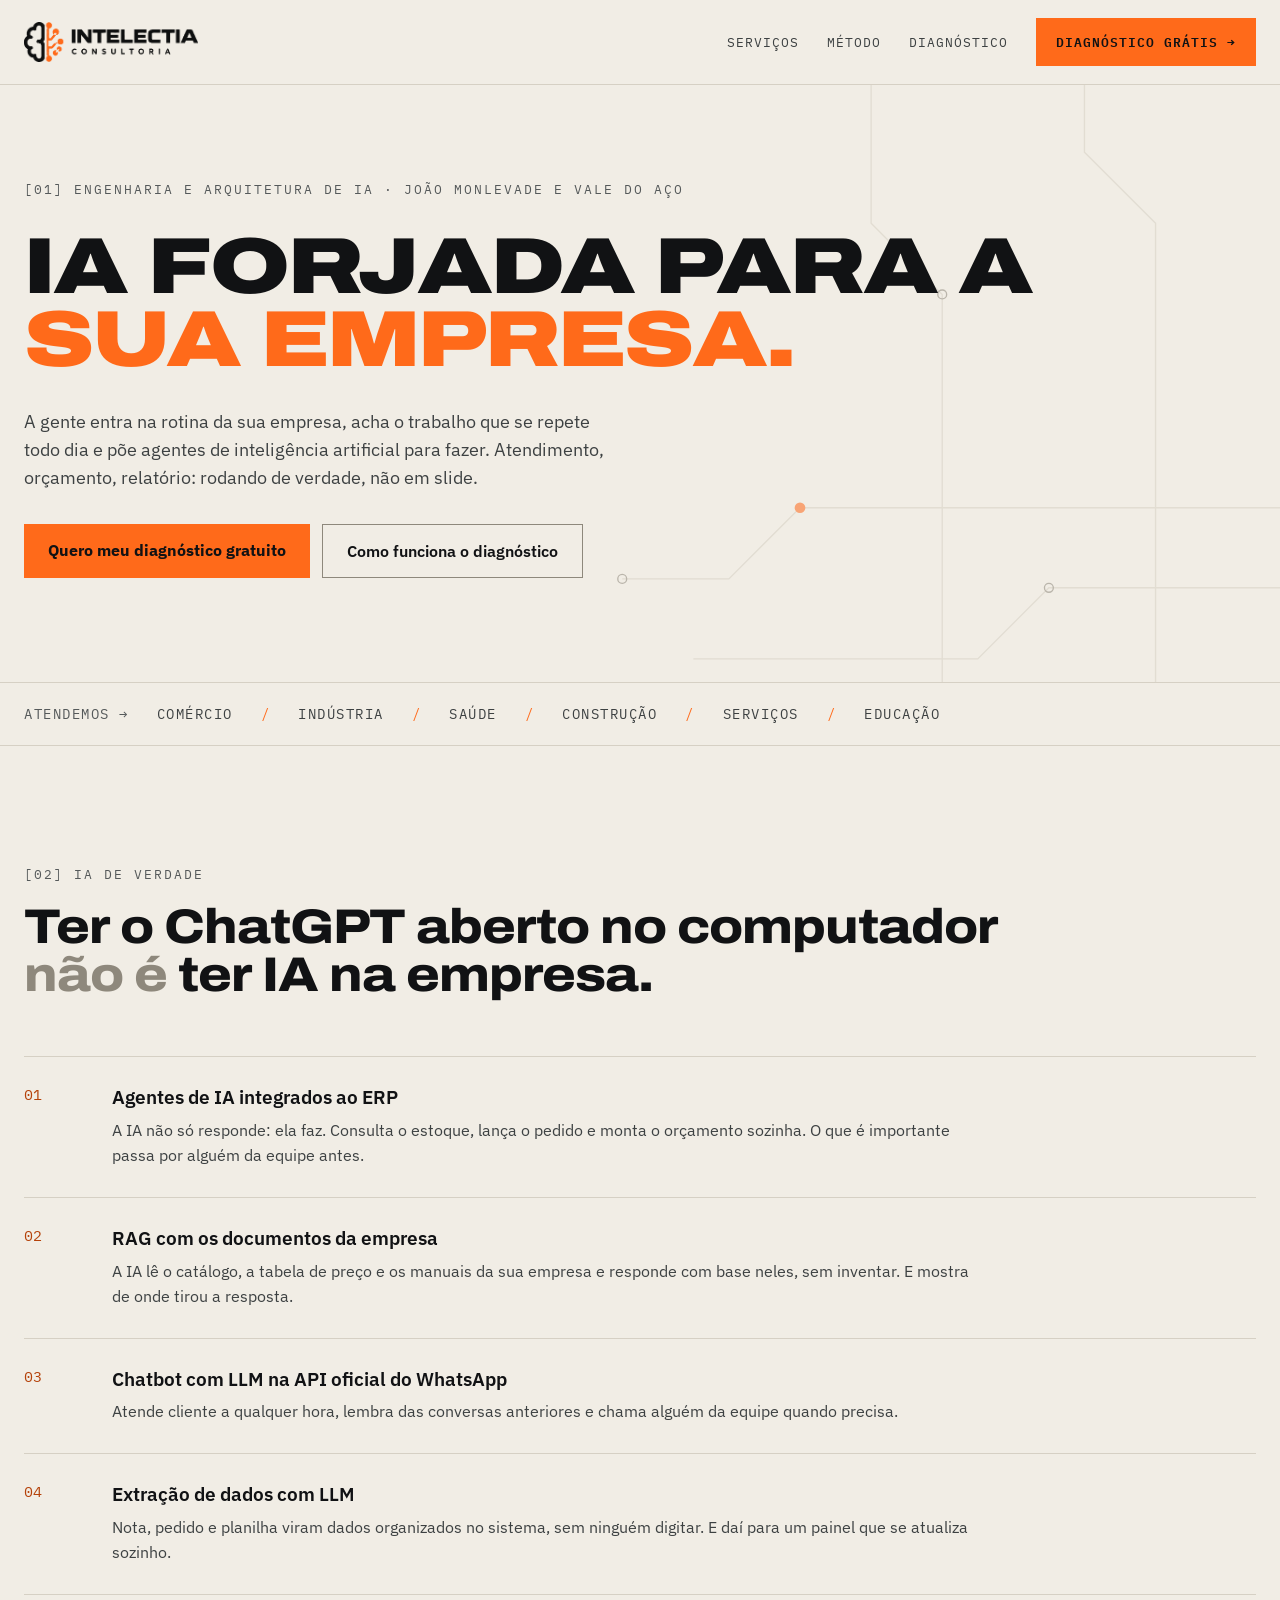
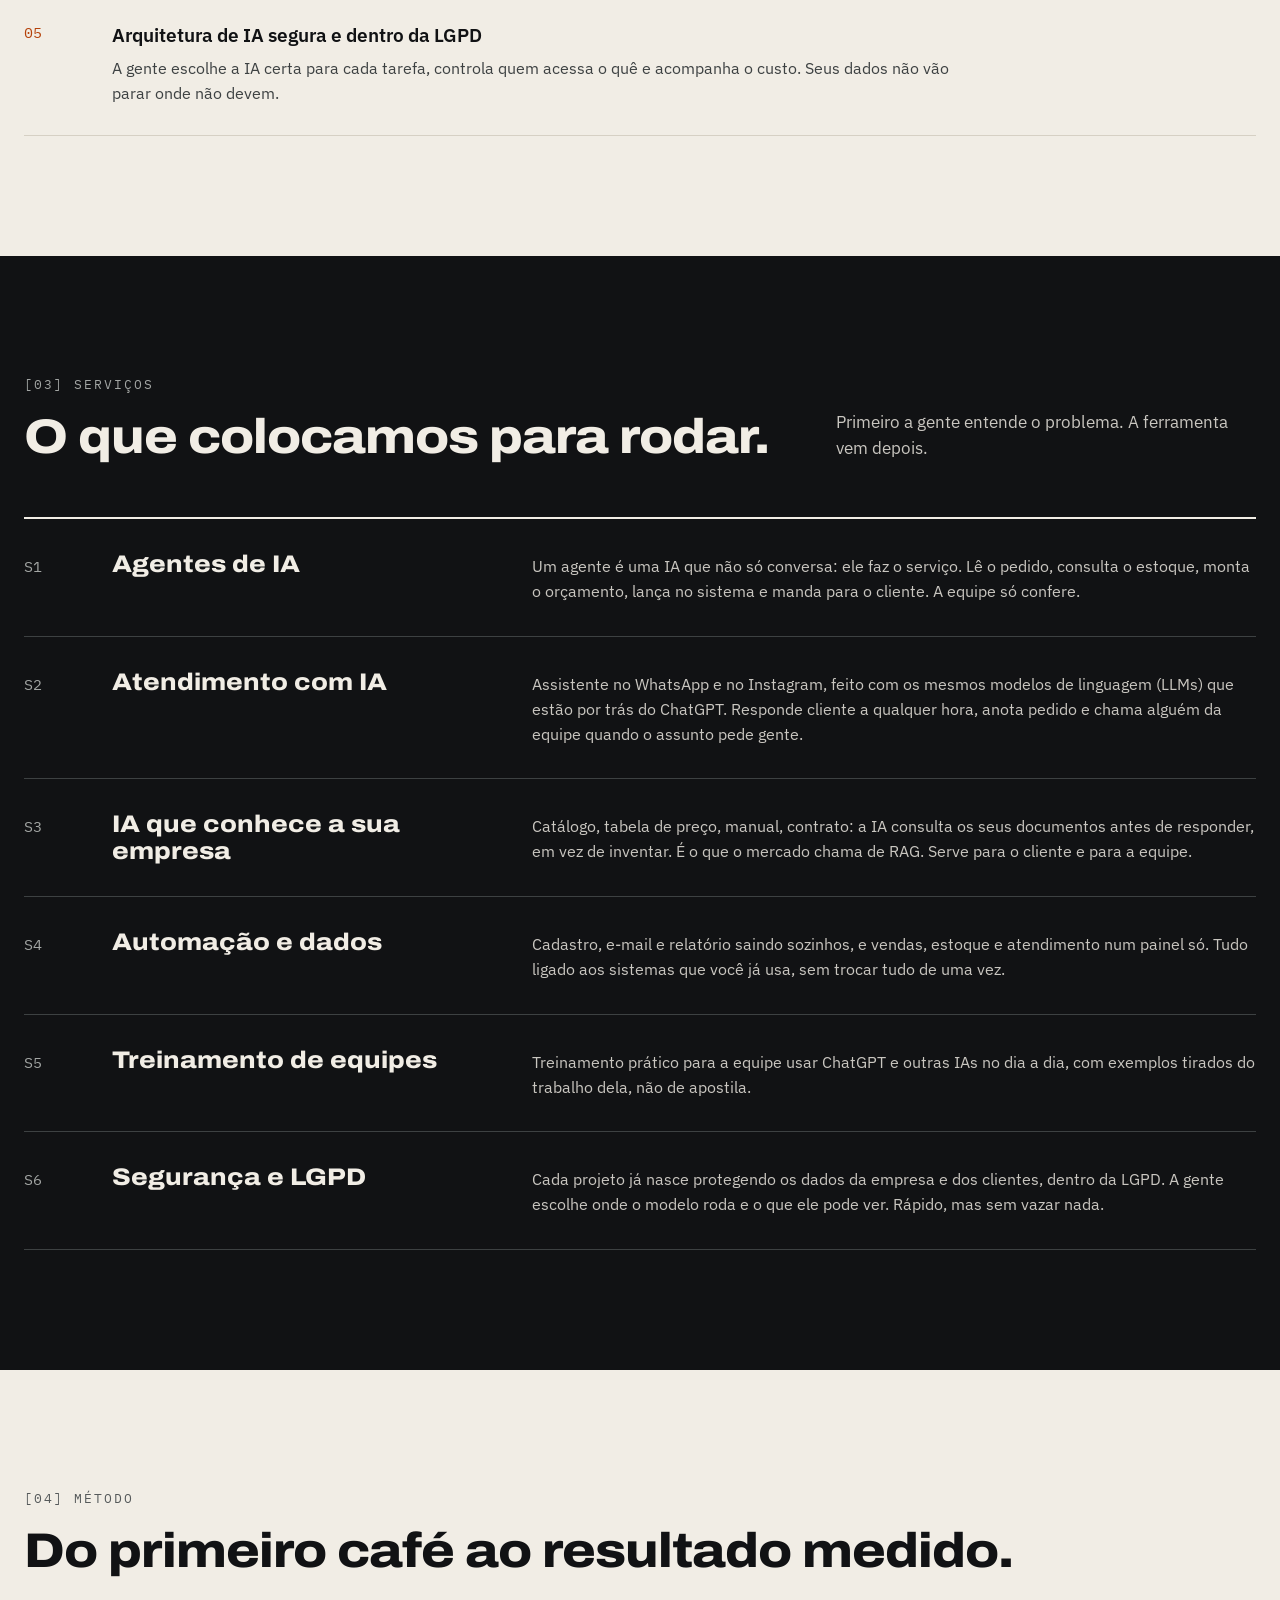
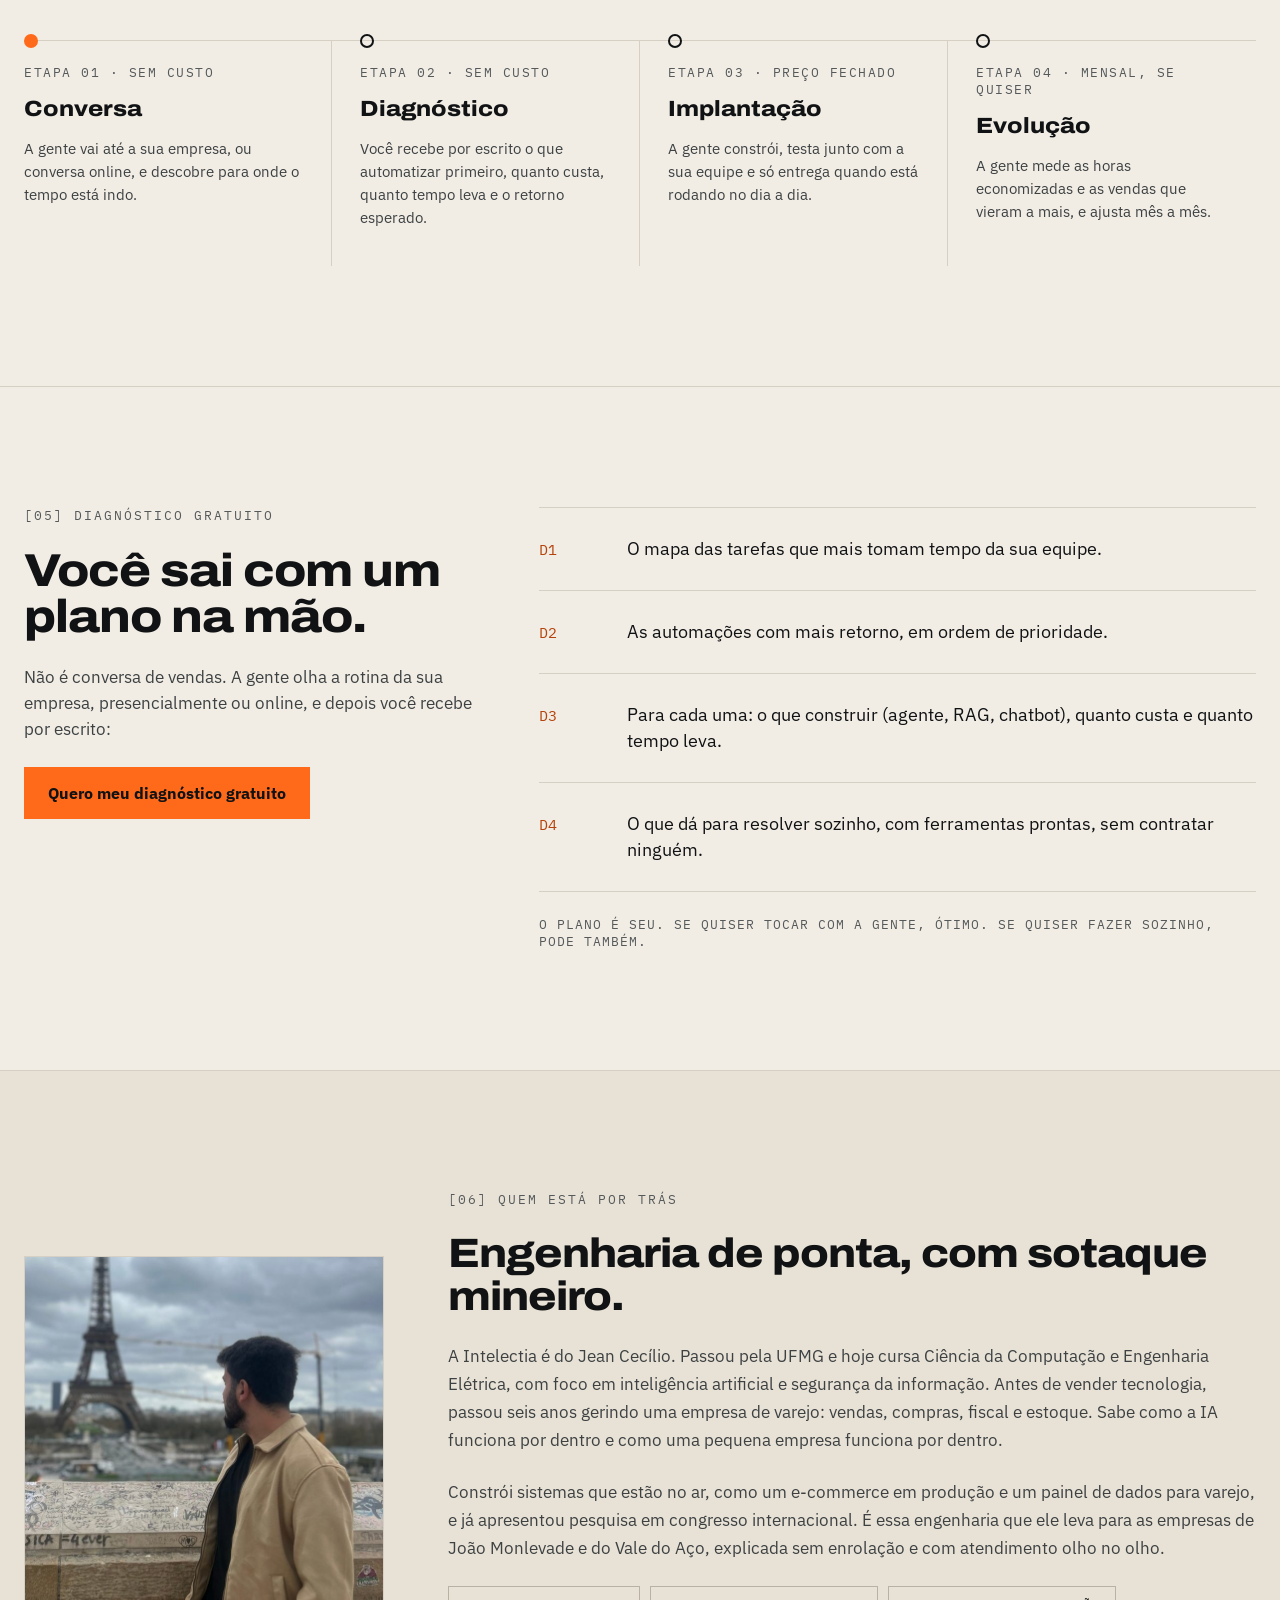
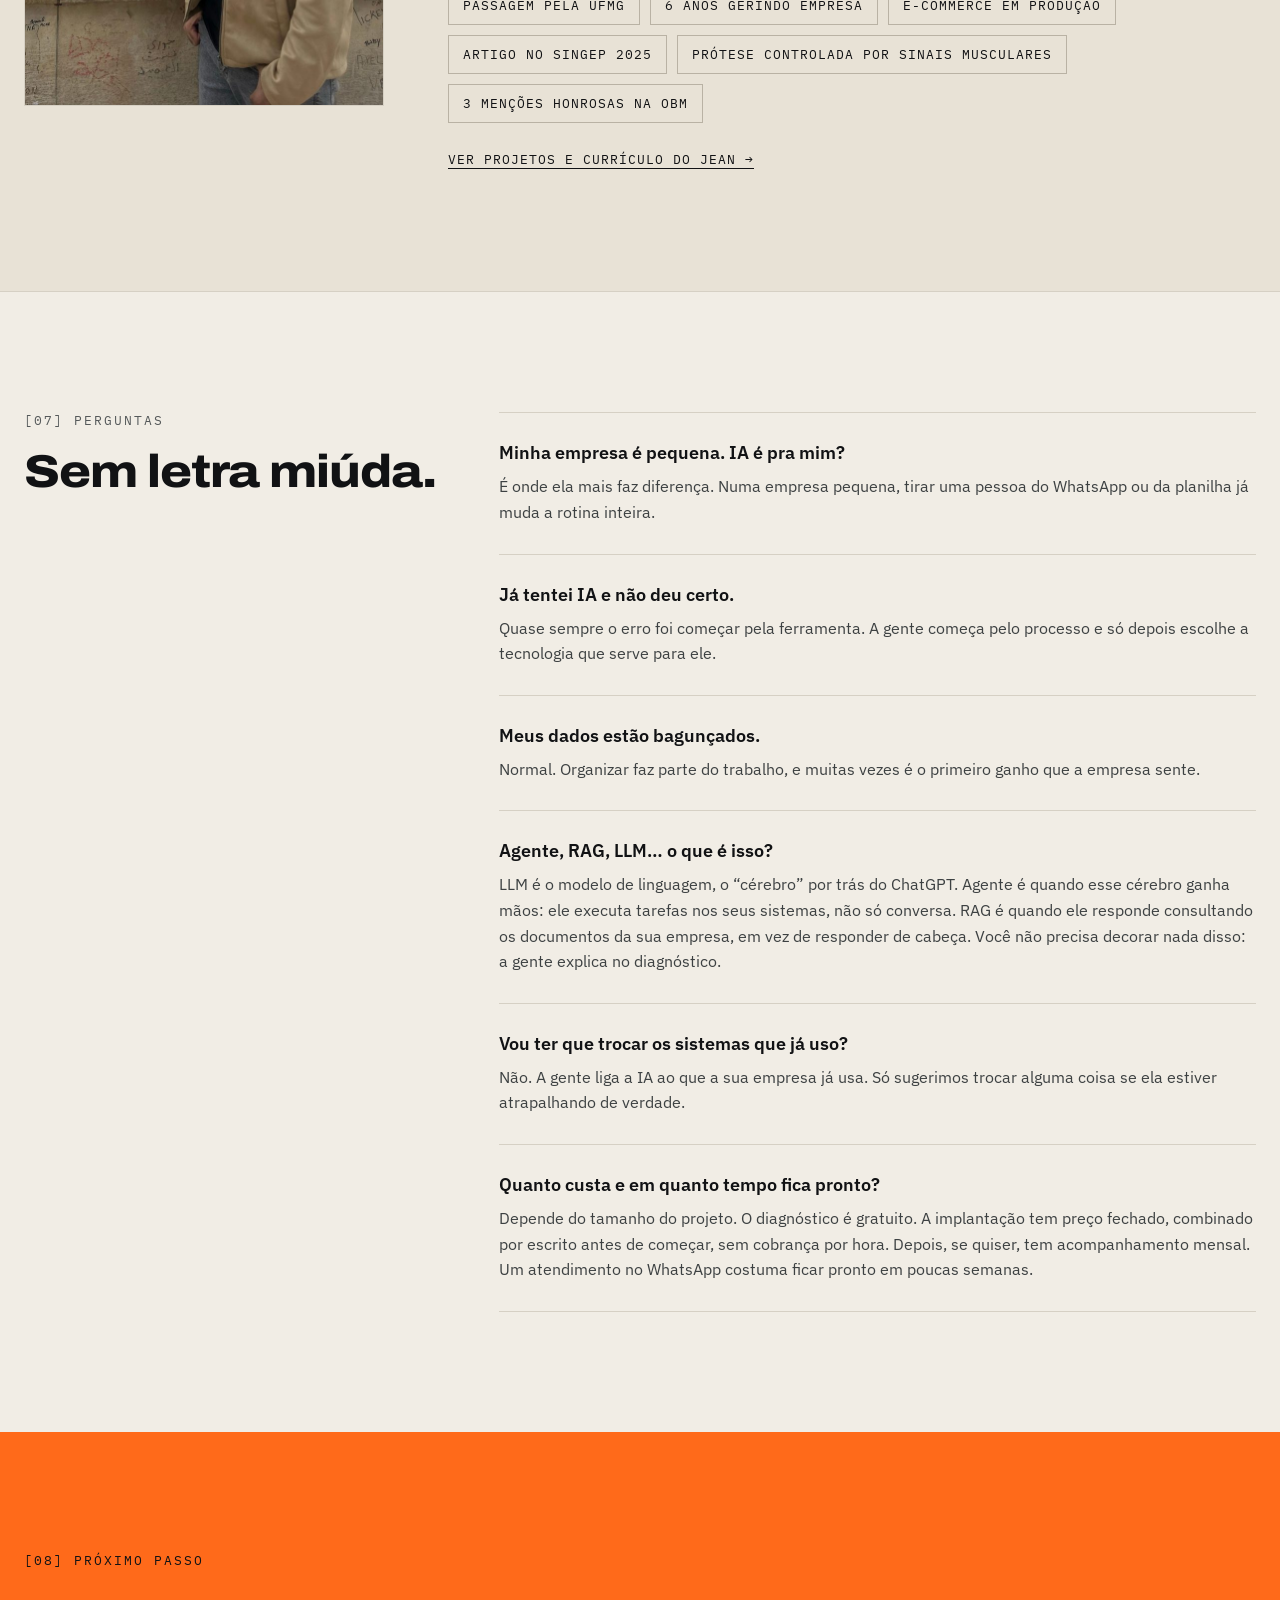
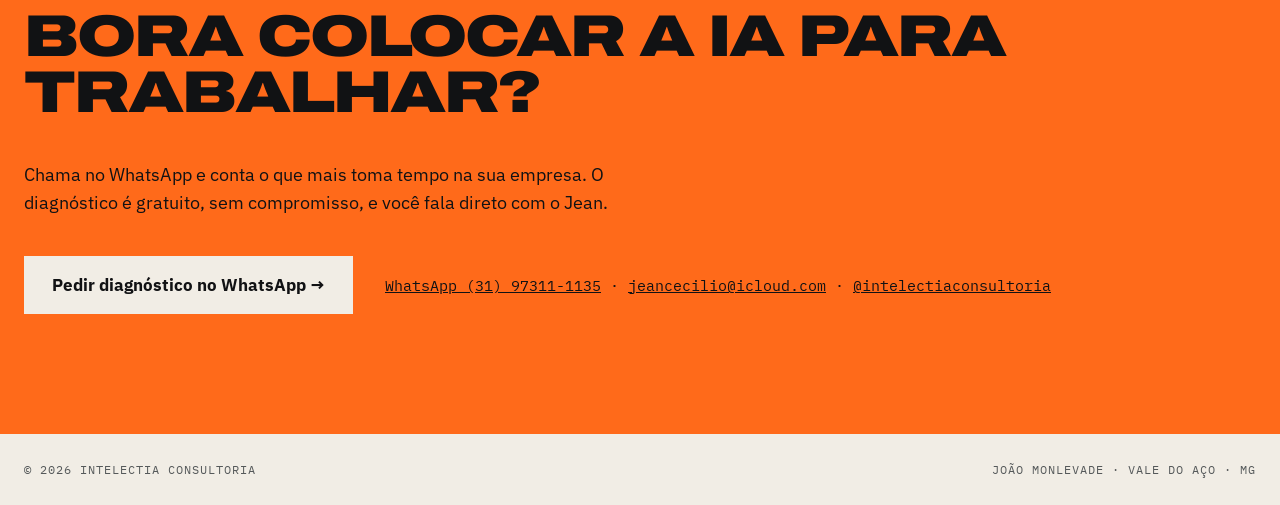
<file: index.html>
<!doctype html>
<html lang="pt-BR">
<head>
<meta charset="utf-8">
<meta name="viewport" content="width=device-width, initial-scale=1">
<title>Intelectia | Engenharia e arquitetura de IA em João Monlevade</title>
<meta name="description" content="Agentes de IA, atendimento no WhatsApp e automação para pequenas e médias empresas de João Monlevade e do Vale do Aço (MG). Diagnóstico gratuito.">
<!-- [SEU-DOMINIO]: troque em todo o projeto pelo domínio final (ex.: www.seudominio.com.br), aqui, no sitemap.xml e no robots.txt -->
<link rel="canonical" href="https://[SEU-DOMINIO]/">
<meta name="theme-color" content="#F1EDE5">
<meta property="og:type" content="website">
<meta property="og:locale" content="pt_BR">
<meta property="og:site_name" content="Intelectia Consultoria">
<meta property="og:url" content="https://[SEU-DOMINIO]/">
<meta property="og:title" content="Intelectia Consultoria | IA forjada para a sua empresa">
<meta property="og:description" content="Inteligência artificial para pequenas e médias empresas de João Monlevade e do Vale do Aço. Peça seu diagnóstico gratuito.">
<meta property="og:image" content="https://[SEU-DOMINIO]/assets/og-image.png">
<meta property="og:image:width" content="1200">
<meta property="og:image:height" content="630">
<meta property="og:image:alt" content="Intelectia Consultoria: IA forjada para a sua empresa. Engenharia e arquitetura de inteligência artificial em João Monlevade, MG.">
<meta name="twitter:card" content="summary_large_image">
<link rel="icon" href="assets/logo-icone.png">
<script type="application/ld+json">
{
  "@context": "https://schema.org",
  "@type": "ProfessionalService",
  "@id": "https://[SEU-DOMINIO]/#empresa",
  "name": "Intelectia Consultoria",
  "description": "Engenharia e arquitetura de inteligência artificial para pequenas e médias empresas: agentes de IA, atendimento com IA no WhatsApp e Instagram, assistentes com os documentos da empresa (RAG), automação, dados e painéis, treinamento de equipes e segurança e LGPD.",
  "url": "https://[SEU-DOMINIO]/",
  "logo": "https://[SEU-DOMINIO]/assets/logo-icone.png",
  "image": "https://[SEU-DOMINIO]/assets/og-image.png",
  "telephone": "+55-31-97311-1135",
  "email": "jeancecilio@icloud.com",
  "address": {
    "@type": "PostalAddress",
    "addressLocality": "João Monlevade",
    "addressRegion": "MG",
    "addressCountry": "BR"
  },
  "areaServed": [
    { "@type": "City", "name": "João Monlevade" },
    { "@type": "Place", "name": "Vale do Aço, MG" }
  ],
  "founder": { "@type": "Person", "name": "Jean Cecílio", "url": "https://jeancecilio.vercel.app" },
  "knowsLanguage": "pt-BR",
  "sameAs": ["https://www.instagram.com/intelectiaconsultoria/"]
}
</script>
<link rel="preconnect" href="https://fonts.googleapis.com">
<link rel="preconnect" href="https://fonts.gstatic.com" crossorigin>
<link href="https://fonts.googleapis.com/css2?family=Archivo:wdth,wght@62..125,400..900&family=IBM+Plex+Sans:wght@400;500;600&family=IBM+Plex+Mono:wght@400;500;600&display=swap" rel="stylesheet">
<link rel="stylesheet" href="styles.css">
<script>document.documentElement.classList.add('js')</script>
<script src="main.js" defer></script>
</head>
<!-- [05] Resultados está ESCONDIDA até haver cases reais.
     Para reativar: apague a classe "sem-resultados" abaixo. A numeração [01]…[08] se ajusta sozinha. -->
<body class="sem-resultados">
<div class="page">

<header class="site-header">
<div class="container site-header__inner">
<a href="#topo" class="brand"><img src="assets/logo-horizontal-claro.png" alt="Intelectia Consultoria" class="brand__logo"></a>
<button type="button" class="menu-toggle" aria-expanded="false" aria-controls="menu"><span class="menu-toggle__icon" aria-hidden="true"></span><span class="menu-toggle__text">Menu</span></button>
<nav id="menu" aria-label="Principal" class="site-nav">
<a href="#servicos" class="site-nav__link">Serviços</a>
<a href="#metodo" class="site-nav__link">Método</a>
<a href="#diagnostico" class="site-nav__link">Diagnóstico</a>
<a href="#resultados" class="site-nav__link nav-resultados">Resultados</a>
<a href="#contato" class="btn btn--nav" data-whatsapp>Diagnóstico grátis →</a>
</nav>
</div>
</header>

<section id="topo" class="hero">
<svg viewBox="0 0 1440 760" preserveAspectRatio="xMidYMid slice" aria-hidden="true" class="hero__bg">
<path d="M700 600 H820 L900 520 H1440" fill="none" stroke="#D6D0C4" stroke-width="1.5"/>
<path d="M780 690 H1100 L1180 610 H1440" fill="none" stroke="#D6D0C4" stroke-width="1.5"/>
<path d="M980 0 V200 L1060 280 V760" fill="none" stroke="#D6D0C4" stroke-width="1.5"/>
<path d="M1220 0 V120 L1300 200 V760" fill="none" stroke="#D6D0C4" stroke-width="1.5"/>
<circle cx="900" cy="520" r="6" fill="var(--accent)"/>
<circle cx="1060" cy="280" r="5" fill="none" stroke="#8E887C" stroke-width="1.5"/>
<circle cx="700" cy="600" r="5" fill="none" stroke="#8E887C" stroke-width="1.5"/>
<circle cx="1180" cy="610" r="5" fill="none" stroke="#8E887C" stroke-width="1.5"/>
</svg>
<div class="container hero__inner">
<div class="hero__text">
<p class="label"><span class="secao-num"></span> Engenharia e arquitetura de IA · João Monlevade e Vale do Aço</p>
<h1 class="hero__title">IA forjada para a <span class="hl">sua empresa.</span></h1>
<p class="hero__lead">A gente entra na rotina da sua empresa, acha o trabalho que se repete todo dia e põe agentes de inteligência artificial para fazer. Atendimento, orçamento, relatório: rodando de verdade, não em slide.</p>
<div class="btn-row">
<a href="#contato" class="btn btn--primary" data-whatsapp>Quero meu diagnóstico gratuito</a>
<a href="#diagnostico" class="btn btn--outline">Como funciona o diagnóstico</a>
</div>
</div>
</div>
</section>

<section aria-label="Setores atendidos" class="sectors">
<div class="container sectors__inner">
<span class="sectors__lead">Atendemos →</span>
<span>Comércio</span><span class="hl">/</span>
<span>Indústria</span><span class="hl">/</span>
<span>Saúde</span><span class="hl">/</span>
<span>Construção</span><span class="hl">/</span>
<span>Serviços</span><span class="hl">/</span>
<span>Educação</span>
</div>
</section>

<section aria-label="IA de verdade" class="container section stack">
<div class="section-head">
<p class="label"><span class="secao-num"></span> IA de verdade</p>
<h2 class="h2 h2--wide">Ter o ChatGPT aberto no computador <span class="h2__dim">não é</span> ter IA na empresa.</h2>
</div>
<div class="rows">
<div class="pain"><span class="pain__num">01</span><div class="pain__body"><h3 class="pain__title">Agentes de IA integrados ao ERP</h3><p class="pain__desc">A IA não só responde: ela faz. Consulta o estoque, lança o pedido e monta o orçamento sozinha. O que é importante passa por alguém da equipe antes.</p></div></div>
<div class="pain"><span class="pain__num">02</span><div class="pain__body"><h3 class="pain__title">RAG com os documentos da empresa</h3><p class="pain__desc">A IA lê o catálogo, a tabela de preço e os manuais da sua empresa e responde com base neles, sem inventar. E mostra de onde tirou a resposta.</p></div></div>
<div class="pain"><span class="pain__num">03</span><div class="pain__body"><h3 class="pain__title">Chatbot com LLM na API oficial do WhatsApp</h3><p class="pain__desc">Atende cliente a qualquer hora, lembra das conversas anteriores e chama alguém da equipe quando precisa.</p></div></div>
<div class="pain"><span class="pain__num">04</span><div class="pain__body"><h3 class="pain__title">Extração de dados com LLM</h3><p class="pain__desc">Nota, pedido e planilha viram dados organizados no sistema, sem ninguém digitar. E daí para um painel que se atualiza sozinho.</p></div></div>
<div class="pain"><span class="pain__num">05</span><div class="pain__body"><h3 class="pain__title">Arquitetura de IA segura e dentro da LGPD</h3><p class="pain__desc">A gente escolhe a IA certa para cada tarefa, controla quem acessa o quê e acompanha o custo. Seus dados não vão parar onde não devem.</p></div></div>
</div>
</section>

<section id="servicos" class="section-dark">
<div class="container section stack">
<div class="services__head">
<div class="section-head">
<p class="label label--on-dark"><span class="secao-num"></span> Serviços</p>
<h2 class="h2">O que colocamos para rodar.</h2>
</div>
<p class="services__intro">Primeiro a gente entende o problema. A ferramenta vem depois.</p>
</div>
<div class="services__list">
<div class="service"><span class="service__code">S1</span><h3 class="service__title">Agentes de IA</h3><p class="service__text">Um agente é uma IA que não só conversa: ele faz o serviço. Lê o pedido, consulta o estoque, monta o orçamento, lança no sistema e manda para o cliente. A equipe só confere.</p></div>
<div class="service"><span class="service__code">S2</span><h3 class="service__title">Atendimento com IA</h3><p class="service__text">Assistente no WhatsApp e no Instagram, feito com os mesmos modelos de linguagem (LLMs) que estão por trás do ChatGPT. Responde cliente a qualquer hora, anota pedido e chama alguém da equipe quando o assunto pede gente.</p></div>
<div class="service"><span class="service__code">S3</span><h3 class="service__title">IA que conhece a sua empresa</h3><p class="service__text">Catálogo, tabela de preço, manual, contrato: a IA consulta os seus documentos antes de responder, em vez de inventar. É o que o mercado chama de RAG. Serve para o cliente e para a equipe.</p></div>
<div class="service"><span class="service__code">S4</span><h3 class="service__title">Automação e dados</h3><p class="service__text">Cadastro, e-mail e relatório saindo sozinhos, e vendas, estoque e atendimento num painel só. Tudo ligado aos sistemas que você já usa, sem trocar tudo de uma vez.</p></div>
<div class="service"><span class="service__code">S5</span><h3 class="service__title">Treinamento de equipes</h3><p class="service__text">Treinamento prático para a equipe usar ChatGPT e outras IAs no dia a dia, com exemplos tirados do trabalho dela, não de apostila.</p></div>
<div class="service"><span class="service__code">S6</span><h3 class="service__title">Segurança e LGPD</h3><p class="service__text">Cada projeto já nasce protegendo os dados da empresa e dos clientes, dentro da LGPD. A gente escolhe onde o modelo roda e o que ele pode ver. Rápido, mas sem vazar nada.</p></div>
</div>
</div>
</section>

<section id="metodo" class="container section stack stack--64">
<div class="section-head">
<p class="label"><span class="secao-num"></span> Método</p>
<h2 class="h2">Do primeiro café ao resultado medido.</h2>
</div>
<div class="steps">
<div class="step">
<span class="step__dot step__dot--active"></span>
<span class="step__tag">ETAPA 01 · SEM CUSTO</span>
<h3 class="step__title">Conversa</h3>
<p class="step__text">A gente vai até a sua empresa, ou conversa online, e descobre para onde o tempo está indo.</p>
</div>
<div class="step">
<span class="step__dot step__dot--idle"></span>
<span class="step__tag">ETAPA 02 · SEM CUSTO</span>
<h3 class="step__title">Diagnóstico</h3>
<p class="step__text">Você recebe por escrito o que automatizar primeiro, quanto custa, quanto tempo leva e o retorno esperado.</p>
</div>
<div class="step">
<span class="step__dot step__dot--idle"></span>
<span class="step__tag">ETAPA 03 · PREÇO FECHADO</span>
<h3 class="step__title">Implantação</h3>
<p class="step__text">A gente constrói, testa junto com a sua equipe e só entrega quando está rodando no dia a dia.</p>
</div>
<div class="step">
<span class="step__dot step__dot--idle"></span>
<span class="step__tag">ETAPA 04 · MENSAL, SE QUISER</span>
<h3 class="step__title">Evolução</h3>
<p class="step__text">A gente mede as horas economizadas e as vendas que vieram a mais, e ajusta mês a mês.</p>
</div>
</div>
</section>

<section id="diagnostico" class="diag-wrap">
<div class="container section diag">
<div class="diag__head">
<p class="label"><span class="secao-num"></span> Diagnóstico gratuito</p>
<h2 class="h2 h2--faq">Você sai com um plano na mão.</h2>
<p class="diag__intro">Não é conversa de vendas. A gente olha a rotina da sua empresa, presencialmente ou online, e depois você recebe por escrito:</p>
<a href="#contato" class="btn btn--primary" data-whatsapp>Quero meu diagnóstico gratuito</a>
</div>
<div class="diag__body">
<ol class="diag__list">
<li class="diag__item"><span class="diag__num">D1</span><p class="diag__text">O mapa das tarefas que mais tomam tempo da sua equipe.</p></li>
<li class="diag__item"><span class="diag__num">D2</span><p class="diag__text">As automações com mais retorno, em ordem de prioridade.</p></li>
<li class="diag__item"><span class="diag__num">D3</span><p class="diag__text">Para cada uma: o que construir (agente, RAG, chatbot), quanto custa e quanto tempo leva.</p></li>
<li class="diag__item"><span class="diag__num">D4</span><p class="diag__text">O que dá para resolver sozinho, com ferramentas prontas, sem contratar ninguém.</p></li>
</ol>
<p class="diag__note">O plano é seu. Se quiser tocar com a gente, ótimo. Se quiser fazer sozinho, pode também.</p>
</div>
</div>
</section>

<section id="resultados" class="results">
<div class="container section stack">
<div class="section-head">
<p class="label"><span class="secao-num"></span> Resultados</p>
<h2 class="h2">Antes e depois, em números.</h2>
</div>
<div class="cases">
<div class="case">
<span class="case__tag">CASE 01 · [SETOR]</span>
<span class="case__num">[−00h]</span>
<span class="case__unit">[por semana de trabalho manual]</span>
<p class="case__text">[Nome do cliente] — [o problema, o que foi implantado e o resultado.]</p>
</div>
<div class="case">
<span class="case__tag">CASE 02 · [SETOR]</span>
<span class="case__num">[+00%]</span>
<span class="case__unit">[em pedidos respondidos]</span>
<p class="case__text">[Nome do cliente] — [o problema, o que foi implantado e o resultado.]</p>
</div>
<div class="case">
<span class="case__tag">CASE 03 · [SETOR]</span>
<span class="case__num">[24h]</span>
<span class="case__unit">[de atendimento sem parar]</span>
<p class="case__text">[Nome do cliente] — [o problema, o que foi implantado e o resultado.]</p>
</div>
</div>
</div>
</section>

<section aria-label="Quem somos" class="about">
<div class="container section about__inner">
<div class="about__media">
<img src="assets/jean-cecilio.jpg" width="720" height="900" loading="lazy" alt="Jean Cecílio, fundador da Intelectia Consultoria" class="about__photo">
</div>
<div class="about__text">
<p class="label"><span class="secao-num"></span> Quem está por trás</p>
<h2 class="h2 h2--about">Engenharia de ponta, com sotaque mineiro.</h2>
<p class="about__bio">A Intelectia é do Jean Cecílio. Passou pela UFMG e hoje cursa Ciência da Computação e Engenharia Elétrica, com foco em inteligência artificial e segurança da informação. Antes de vender tecnologia, passou seis anos gerindo uma empresa de varejo: vendas, compras, fiscal e estoque. Sabe como a IA funciona por dentro e como uma pequena empresa funciona por dentro.</p>
<p class="about__bio">Constrói sistemas que estão no ar, como um e-commerce em produção e um painel de dados para varejo, e já apresentou pesquisa em congresso internacional. É essa engenharia que ele leva para as empresas de João Monlevade e do Vale do Aço, explicada sem enrolação e com atendimento olho no olho.</p>
<div class="tags">
<span class="tag">Passagem pela UFMG</span>
<span class="tag">6 anos gerindo empresa</span>
<span class="tag">E-commerce em produção</span>
<span class="tag">Artigo no SINGEP 2025</span>
<span class="tag">Prótese controlada por sinais musculares</span>
<span class="tag">3 menções honrosas na OBM</span>
</div>
<a href="https://jeancecilio.vercel.app" target="_blank" rel="noopener" class="about__link">Ver projetos e currículo do Jean →</a>
</div>
</div>
</section>

<section aria-label="Perguntas frequentes" class="container section faq">
<div class="faq__head">
<p class="label"><span class="secao-num"></span> Perguntas</p>
<h2 class="h2 h2--faq">Sem letra miúda.</h2>
</div>
<div class="faq__list">
<div class="faq__item"><h3 class="faq__q">Minha empresa é pequena. IA é pra mim?</h3><p class="faq__a">É onde ela mais faz diferença. Numa empresa pequena, tirar uma pessoa do WhatsApp ou da planilha já muda a rotina inteira.</p></div>
<div class="faq__item"><h3 class="faq__q">Já tentei IA e não deu certo.</h3><p class="faq__a">Quase sempre o erro foi começar pela ferramenta. A gente começa pelo processo e só depois escolhe a tecnologia que serve para ele.</p></div>
<div class="faq__item"><h3 class="faq__q">Meus dados estão bagunçados.</h3><p class="faq__a">Normal. Organizar faz parte do trabalho, e muitas vezes é o primeiro ganho que a empresa sente.</p></div>
<div class="faq__item"><h3 class="faq__q">Agente, RAG, LLM… o que é isso?</h3><p class="faq__a">LLM é o modelo de linguagem, o “cérebro” por trás do ChatGPT. Agente é quando esse cérebro ganha mãos: ele executa tarefas nos seus sistemas, não só conversa. RAG é quando ele responde consultando os documentos da sua empresa, em vez de responder de cabeça. Você não precisa decorar nada disso: a gente explica no diagnóstico.</p></div>
<div class="faq__item"><h3 class="faq__q">Vou ter que trocar os sistemas que já uso?</h3><p class="faq__a">Não. A gente liga a IA ao que a sua empresa já usa. Só sugerimos trocar alguma coisa se ela estiver atrapalhando de verdade.</p></div>
<div class="faq__item"><h3 class="faq__q">Quanto custa e em quanto tempo fica pronto?</h3><p class="faq__a">Depende do tamanho do projeto. O diagnóstico é gratuito. A implantação tem preço fechado, combinado por escrito antes de começar, sem cobrança por hora. Depois, se quiser, tem acompanhamento mensal. Um atendimento no WhatsApp costuma ficar pronto em poucas semanas.</p></div>
</div>
</section>

<section id="contato" class="cta">
<div class="container section stack stack--40">
<p class="label label--inherit"><span class="secao-num"></span> Próximo passo</p>
<h2 class="cta__title">Bora colocar a IA para trabalhar?</h2>
<p class="cta__text">Chama no WhatsApp e conta o que mais toma tempo na sua empresa. O diagnóstico é gratuito, sem compromisso, e você fala direto com o Jean.</p>
<div class="cta__row">
<a href="#contato" class="btn btn--light" data-whatsapp>Pedir diagnóstico no WhatsApp →</a>
<span class="cta__contacts"><span data-whatsapp-number>WhatsApp (31) 97311-1135</span> · <a href="mailto:jeancecilio@icloud.com">jeancecilio@icloud.com</a> · <a href="https://www.instagram.com/intelectiaconsultoria/" target="_blank" rel="noopener">@intelectiaconsultoria</a></span>
</div>
</div>
</section>

<footer>
<div class="container site-footer__inner">
<span>© 2026 Intelectia Consultoria</span>
<span>João Monlevade · Vale do Aço · MG</span>
</div>
</footer>

</div>

<a href="#contato" class="wa-float is-hidden" data-whatsapp aria-label="Pedir diagnóstico gratuito pelo WhatsApp">
<svg class="wa-float__icon" viewBox="0 0 24 24" aria-hidden="true"><path d="M3 3h18v14H9l-6 4.5z" fill="none" stroke="currentColor" stroke-width="2" stroke-linejoin="miter"/><path d="M7 8.5h10M7 12h6" stroke="currentColor" stroke-width="2"/></svg>
<span>WhatsApp</span>
</a>
</body>
</html>
</file>
<file: styles.css>
:root {
  --accent: #FF6A1A;      /* laranja do logo — fundos, pontos, títulos grandes */
  --accent-text: #B5420A; /* laranja escuro — textos pequenos sobre creme */
  --ink: #111214;         /* preto */
  --cream: #F1EDE5;       /* fundo principal */

  --text-2: #3D4142;      /* texto secundário sobre creme */
  --muted: #55595A;       /* rótulos e texto de apoio sobre creme */
  --stone: #8E887C;       /* contornos fortes e palavra apagada em título */
  --line: #D6D0C4;        /* linhas finas sobre creme */
  --sand: #E8E2D6;        /* fundo de painel e seção do fundador */
  --sand-2: #DDD6C8;      /* fundo do espaço da foto */
  --tag-line: #B9B2A4;    /* contorno das etiquetas */
  --dark-muted: #A3A6A4;  /* rótulos sobre preto */
  --dark-text: #C9C6C0;   /* texto secundário sobre preto */
  --dark-line: #3D4142;   /* linhas finas sobre preto */

  --font-display: 'Archivo', sans-serif;
  --font-body: 'IBM Plex Sans', system-ui, sans-serif;
  --font-mono: 'IBM Plex Mono', monospace;
}
*, *::before, *::after { box-sizing: border-box; }
html { scroll-behavior: smooth; }
body { margin: 0; background: var(--cream); -webkit-font-smoothing: antialiased; }
img { max-width: 100%; }
a { color: var(--accent-text); }
a:hover { opacity: .85; }
a:focus-visible, button:focus-visible { outline: 3px solid var(--accent); outline-offset: 3px; }
.cta a:focus-visible { outline-color: var(--ink); } /* laranja some sobre o fundo laranja */

/* ---------- Base da página ---------- */
.page { font-family: var(--font-body); color: var(--ink); background: var(--cream); width: 100%; overflow: hidden; }
.container { max-width: 1280px; margin: 0 auto; padding-left: 24px; padding-right: 24px; }
.section { padding-top: 120px; padding-bottom: 120px; }
.stack { display: flex; flex-direction: column; gap: 56px; }
.stack--40 { gap: 40px; }
.stack--64 { gap: 64px; }
.hl { color: var(--accent); }

/* Numeração das seções: [01], [02]… gerada pelo CSS, para não pular número quando uma seção está escondida */
.page { counter-reset: secao; }
.secao-num::before { counter-increment: secao; content: "[" counter(secao, decimal-leading-zero) "]"; }

/* Interruptor da seção [05] Resultados: classe "sem-resultados" no <body> esconde a seção e o link do menu */
.sem-resultados #resultados, .sem-resultados .nav-resultados { display: none; }

/* ---------- Tipografia ---------- */
.label { margin: 0; font-family: var(--font-mono); font-size: 13px; letter-spacing: 2px; text-transform: uppercase; color: var(--muted); }
.label--on-dark { color: var(--dark-muted); }
.label--inherit { color: inherit; }
.section-head { display: flex; flex-direction: column; gap: 20px; }
.h2 { margin: 0; font-family: var(--font-display); font-stretch: 112%; font-weight: 800; font-size: clamp(36px, 5vw, 68px); line-height: 1; letter-spacing: -1px; }
.h2--wide { max-width: 1000px; }
.h2--about { font-size: clamp(32px, 4vw, 52px); line-height: 1.05; }
.h2--faq { font-size: clamp(36px, 5vw, 60px); }
.h2__dim { color: var(--stone); }

/* ---------- Botões ---------- */
.btn { color: var(--ink); text-decoration: none; }
.btn--nav { background: var(--accent); padding: 13px 20px; font-weight: 600; min-height: 44px; display: inline-flex; align-items: center; }
.btn--primary { background: var(--accent); padding: 18px 28px; font-weight: 700; font-size: 17px; }
.btn--outline { padding: 18px 28px; font-weight: 600; font-size: 17px; border: 1px solid var(--stone); }
.btn--light { background: var(--cream); padding: 20px 32px; font-weight: 700; font-size: 18px; }
.btn-row { display: flex; flex-wrap: wrap; gap: 12px; }

/* ---------- Header ---------- */
.site-header { border-bottom: 1px solid var(--line); }
.site-header__inner { padding-top: 18px; padding-bottom: 18px; display: flex; flex-wrap: wrap; align-items: center; justify-content: space-between; gap: 16px; }
.brand { display: flex; align-items: center; text-decoration: none; }
.brand__logo { height: 40px; width: auto; display: block; }
.site-nav { display: flex; flex-wrap: wrap; align-items: center; gap: 28px; font-family: var(--font-mono); font-size: 13px; letter-spacing: 1px; text-transform: uppercase; }
.site-nav__link { color: var(--text-2); text-decoration: none; }
.menu-toggle { display: none; }

/* ---------- [01] Hero ---------- */
.hero { position: relative; border-bottom: 1px solid var(--line); }
.hero__bg { position: absolute; inset: 0; width: 100%; height: 100%; opacity: 0.55; }
.hero__inner { position: relative; padding-top: 96px; padding-bottom: 104px; display: flex; flex-wrap: wrap; align-items: flex-end; gap: 56px; }
.hero__text { flex: 1 1 640px; min-width: 0; display: flex; flex-direction: column; gap: 32px; }
.hero__title { margin: 0; font-family: var(--font-display); font-stretch: 125%; font-weight: 900; font-size: clamp(48px, 8vw, 112px); line-height: 0.92; letter-spacing: -2px; text-transform: uppercase; }
.hero__lead { margin: 0; font-size: 20px; line-height: 1.55; color: var(--text-2); max-width: 580px; }


/* ---------- Setores ---------- */
.sectors { border-bottom: 1px solid var(--line); }
.sectors__inner { padding-top: 22px; padding-bottom: 22px; display: flex; flex-wrap: wrap; align-items: center; gap: 12px 28px; font-family: var(--font-mono); font-size: 14px; letter-spacing: 1.5px; text-transform: uppercase; color: var(--text-2); }
.sectors__lead { color: var(--muted); }

/* ---------- [02] O problema ---------- */
.rows { display: flex; flex-direction: column; border-top: 1px solid var(--line); }
.pain { display: flex; flex-wrap: wrap; gap: 12px 40px; padding: 28px 0; border-bottom: 1px solid var(--line); }
.pain__num { font-family: var(--font-mono); color: var(--accent-text); font-size: 15px; width: 48px; }
.pain__body { flex: 1 1 400px; display: flex; flex-direction: column; gap: 8px; max-width: 860px; }
.pain__title { margin: 0; font-size: 22px; font-weight: 600; line-height: 1.3; }
.pain__desc { margin: 0; font-size: 17px; line-height: 1.6; color: var(--text-2); }

/* ---------- [03] Serviços (seção escura) ---------- */
.section-dark { background: var(--ink); color: var(--cream); }
.services__head { display: flex; flex-wrap: wrap; justify-content: space-between; align-items: flex-end; gap: 24px; }
.services__intro { margin: 0; font-size: 18px; line-height: 1.55; color: var(--dark-text); max-width: 420px; }
.services__list { display: flex; flex-direction: column; border-top: 2px solid var(--cream); }
.service { display: flex; flex-wrap: wrap; align-items: baseline; gap: 12px 40px; padding: 32px 0; border-bottom: 1px solid var(--dark-line); }
.service__code { font-family: var(--font-mono); font-size: 15px; width: 48px; color: var(--dark-muted); }
.service__title { margin: 0; flex: 0 1 380px; font-family: var(--font-display); font-stretch: 112%; font-weight: 800; font-size: 30px; line-height: 1.1; }
.service__text { margin: 0; flex: 1 1 360px; font-size: 18px; line-height: 1.55; color: var(--dark-text); }

/* ---------- [04] Método ---------- */
/* 1 coluna no celular, 2×2 no tablet, 4 no desktop. Cada etapa tem a própria linha de cima,
   para o ponto (margin-top negativo) cair sempre sobre ela. */
.steps { display: grid; grid-template-columns: 1fr; }
.step { padding: 36px 0; display: flex; flex-direction: column; gap: 16px; border-top: 1px solid var(--line); }
@media (min-width: 600px) {
  .steps { grid-template-columns: repeat(2, 1fr); }
  .step { padding: 36px 28px; }
  .step:nth-child(odd) { padding-left: 0; border-right: 1px solid var(--line); }
}
@media (min-width: 1024px) {
  .steps { grid-template-columns: repeat(4, 1fr); }
  .step, .step:nth-child(odd) { padding: 36px 28px; border-right: 1px solid var(--line); }
  .step:first-child { padding-left: 0; }
  .step:last-child { border-right: 0; }
}
.step__dot { width: 14px; height: 14px; border-radius: 50%; margin-top: -43px; }
.step__dot--active { background: var(--accent); }
.step__dot--idle { border: 2px solid var(--ink); }
.step__tag { font-family: var(--font-mono); font-size: 13px; letter-spacing: 1.5px; color: var(--muted); }
.step__title { margin: 0; font-family: var(--font-display); font-stretch: 112%; font-weight: 800; font-size: 26px; }
.step__text { margin: 0; font-size: 16px; line-height: 1.55; color: var(--text-2); }

/* ---------- Diagnóstico gratuito ---------- */
.diag-wrap { border-top: 1px solid var(--line); }
.diag { display: flex; flex-wrap: wrap; gap: 32px 56px; }
.diag__head { flex: 1 1 360px; min-width: 0; display: flex; flex-direction: column; align-items: flex-start; gap: 24px; }
.diag__intro { margin: 0; font-size: 18px; line-height: 1.55; color: var(--text-2); max-width: 460px; }
.diag__body { flex: 2 1 520px; min-width: 0; display: flex; flex-direction: column; gap: 24px; }
.diag__list { margin: 0; padding: 0; list-style: none; border-top: 1px solid var(--line); }
.diag__item { display: flex; gap: 12px 40px; padding: 28px 0; border-bottom: 1px solid var(--line); }
.diag__num { flex: none; width: 48px; font-family: var(--font-mono); font-size: 15px; color: var(--accent-text); padding-top: 4px; }
.diag__text { margin: 0; font-size: 21px; line-height: 1.45; }
.diag__note { margin: 0; font-family: var(--font-mono); font-size: 13px; letter-spacing: 1px; text-transform: uppercase; color: var(--muted); }

/* ---------- [05] Resultados ---------- */
.results { border-top: 1px solid var(--line); }
/* 3 colunas só quando o número grande cabe; antes disso, um card por linha (sem buraco no grid). */
.cases { display: grid; grid-template-columns: 1fr; gap: 1px; background: var(--line); border: 1px solid var(--line); }
@media (min-width: 1120px) { .cases { grid-template-columns: repeat(3, 1fr); } }
.case { background: var(--cream); padding: 36px; display: flex; flex-direction: column; gap: 20px; }
.case__tag { font-family: var(--font-mono); font-size: 12px; letter-spacing: 1.5px; color: var(--muted); }
.case__num { font-family: var(--font-display); font-stretch: 125%; font-weight: 900; font-size: 64px; line-height: 1; color: var(--accent); }
.case__unit { font-size: 15px; color: var(--muted); }
.case__text { margin: 0; font-size: 17px; line-height: 1.55; color: var(--text-2); }

/* ---------- [06] Quem está por trás ---------- */
.about { background: var(--sand); border-top: 1px solid var(--line); border-bottom: 1px solid var(--line); }
.about__inner { display: flex; flex-wrap: wrap; gap: 64px; align-items: center; }
.about__media { flex: 0 1 360px; min-width: 0; }
.about__photo { display: block; width: 100%; height: auto; aspect-ratio: 4 / 5; object-fit: cover; border: 1px solid var(--line); background: var(--sand-2); }
.about__text { flex: 1 1 520px; min-width: 0; display: flex; flex-direction: column; gap: 24px; }
.about__bio { margin: 0; font-size: 18px; line-height: 1.65; color: var(--text-2); }
.tags { display: flex; flex-wrap: wrap; gap: 10px; font-family: var(--font-mono); font-size: 13px; letter-spacing: 1px; text-transform: uppercase; }
.tag { border: 1px solid var(--tag-line); padding: 10px 14px; }
.about__link { align-self: flex-start; display: inline-flex; align-items: center; min-height: 44px; margin: -10px 0; font-family: var(--font-mono); font-size: 13px; letter-spacing: 1px; text-transform: uppercase; color: var(--ink); text-underline-offset: 4px; }

/* ---------- [07] Perguntas frequentes ---------- */
.faq { display: flex; flex-wrap: wrap; gap: 56px; }
.faq__head { flex: 1 1 320px; min-width: 0; display: flex; flex-direction: column; gap: 20px; }
.faq__list { flex: 2 1 560px; min-width: 0; display: flex; flex-direction: column; border-top: 1px solid var(--line); }
.faq__item { padding: 28px 0; border-bottom: 1px solid var(--line); display: flex; flex-direction: column; gap: 10px; }
.faq__q { margin: 0; font-size: 21px; font-weight: 600; }
.faq__a { margin: 0; font-size: 17px; line-height: 1.6; color: var(--text-2); }

/* ---------- [08] CTA final ---------- */
.cta { background: var(--accent); color: var(--ink); }
.cta__title { margin: 0; font-family: var(--font-display); font-stretch: 125%; font-weight: 900; font-size: clamp(44px, 5.5vw, 76px); line-height: 0.95; letter-spacing: -2px; text-transform: uppercase; max-width: 1000px; }
.cta__text { margin: 0; font-size: 20px; line-height: 1.55; max-width: 620px; }
.cta__row { display: flex; flex-wrap: wrap; align-items: center; gap: 16px 32px; }
.cta__contacts { font-family: var(--font-mono); font-size: 15px; }
.cta__contacts a { color: inherit; }

/* ---------- Footer ---------- */
.site-footer__inner { padding-top: 28px; padding-bottom: 28px; display: flex; flex-wrap: wrap; justify-content: space-between; gap: 12px; font-family: var(--font-mono); font-size: 12px; letter-spacing: 1px; text-transform: uppercase; color: var(--muted); }

/* ---------- Botão flutuante de WhatsApp (só no celular) ---------- */
.wa-float { display: none; }
@media (max-width: 767px) {
  .wa-float { position: fixed; z-index: 50; right: 16px; bottom: calc(16px + env(safe-area-inset-bottom)); display: inline-flex; align-items: center; gap: 10px; min-height: 52px; padding: 0 18px; background: var(--accent); color: var(--ink); border: 1px solid var(--ink); font-family: var(--font-mono); font-size: 14px; font-weight: 600; letter-spacing: 1px; text-transform: uppercase; text-decoration: none; transition: opacity .2s, transform .2s, visibility .2s; }
  .wa-float__icon { width: 20px; height: 20px; }
  .wa-float:focus-visible { outline-color: var(--ink); }
  /* Some enquanto outro botão de WhatsApp já está na tela (hero, CTA final, menu aberto) */
  .js .wa-float.is-hidden { opacity: 0; visibility: hidden; transform: translateY(8px); }
}
@media (prefers-reduced-motion: reduce) { .wa-float { transition: none; } }

/* ---------- Tablet: foto do fundador ao lado do texto ---------- */
@media (min-width: 600px) and (max-width: 1023px) {
  .about__inner { gap: 40px; }
  .about__media { flex-basis: 240px; }
  .about__text { flex-basis: 360px; }
}

/* ---------- Desktop e tablet (a partir de 768px): tipografia mais contida ---------- */
@media (min-width: 768px) {
  .hero__title { font-size: clamp(48px, 6.2vw, 88px); }
  .hero__lead { font-size: 18px; }
  .btn--primary, .btn--outline { font-size: 16px; padding: 16px 24px; }
  .h2 { font-size: clamp(32px, 3.8vw, 52px); }
  .h2--about { font-size: clamp(30px, 3.2vw, 42px); }
  .h2--faq { font-size: clamp(32px, 3.6vw, 48px); }
  .pain__title { font-size: 19px; }
  .pain__desc { font-size: 16px; }
  .services__intro { font-size: 17px; }
  .service__title { font-size: 24px; }
  .service__text { font-size: 16px; }
  .step__title { font-size: 22px; }
  .step__text { font-size: 15px; }
  .diag__intro { font-size: 17px; }
  .diag__text { font-size: 18px; }
  .case__num { font-size: 52px; }
  .about__bio { font-size: 17px; }
  .faq__q { font-size: 18px; }
  .faq__a { font-size: 16px; }
  .cta__title { font-size: clamp(40px, 4.6vw, 64px); }
  .cta__text { font-size: 18px; }
  .btn--light { font-size: 17px; padding: 18px 28px; }
}

/* ---------- Celular (até 767px) ---------- */
@media (max-width: 767px) {
  .section { padding-top: 72px; padding-bottom: 72px; }
  .stack, .stack--64 { gap: 40px; }

  /* Menu: logo + botão; a navegação abre embaixo, em lista */
  .menu-toggle { display: inline-flex; align-items: center; gap: 10px; min-height: 44px; padding: 0 14px; background: transparent; border: 1px solid var(--stone); border-radius: 0; color: var(--ink); font-family: var(--font-mono); font-size: 13px; letter-spacing: 1px; text-transform: uppercase; cursor: pointer; }
  .menu-toggle__icon, .menu-toggle__icon::before, .menu-toggle__icon::after { display: block; width: 18px; height: 2px; background: currentColor; }
  .menu-toggle__icon { position: relative; }
  .menu-toggle__icon::before, .menu-toggle__icon::after { content: ""; position: absolute; left: 0; }
  .menu-toggle__icon::before { top: -5px; }
  .menu-toggle__icon::after { top: 5px; }
  .menu-toggle[aria-expanded="true"] .menu-toggle__icon { background: transparent; }
  .menu-toggle[aria-expanded="true"] .menu-toggle__icon::before { top: 0; transform: rotate(45deg); }
  .menu-toggle[aria-expanded="true"] .menu-toggle__icon::after { top: 0; transform: rotate(-45deg); }
  .site-nav { flex-basis: 100%; flex-direction: column; align-items: stretch; gap: 0; border-top: 1px solid var(--line); }
  .js .site-nav:not(.is-open) { display: none; }
  .site-nav__link { display: flex; align-items: center; min-height: 52px; border-bottom: 1px solid var(--line); }
  .site-nav .btn--nav { justify-content: center; margin-top: 16px; }

  /* Hero */
  .hero__inner { padding-top: 56px; padding-bottom: 64px; gap: 40px; }
  .hero__text { gap: 24px; }
  .hero__title { font-size: clamp(40px, 8vw, 112px); letter-spacing: -1px; }
  .hero__lead { font-size: 18px; }
  .btn-row { flex-direction: column; }
  .btn--primary, .btn--outline, .btn--light { display: block; text-align: center; }

  .sectors__inner { gap: 8px 16px; font-size: 13px; letter-spacing: 1px; }

  .pain { gap: 8px 40px; padding: 24px 0; }
  .pain__title { font-size: 19px; }

  .service { padding: 28px 0; }
  .service__title { font-size: 26px; }
  .service__text { font-size: 17px; }

  .case { padding: 28px; }
  .case__num { font-size: 52px; }

  .about__inner { gap: 40px; }
  .about__media { flex-basis: 240px; }

  .faq { gap: 40px; }
  .diag__item { gap: 16px; padding: 22px 0; }
  .diag__num { width: 32px; }
  .diag__text { font-size: 18px; }
  .diag__head .btn { align-self: stretch; }
  .faq__q { font-size: 19px; }

  .cta__title { font-size: clamp(30px, 9.4vw, 57px); letter-spacing: -1px; }
  .btn--light { padding: 20px 24px; font-size: 17px; }
  .cta__text { font-size: 18px; }
  .cta__row { align-items: stretch; flex-direction: column; }

}
</file>
